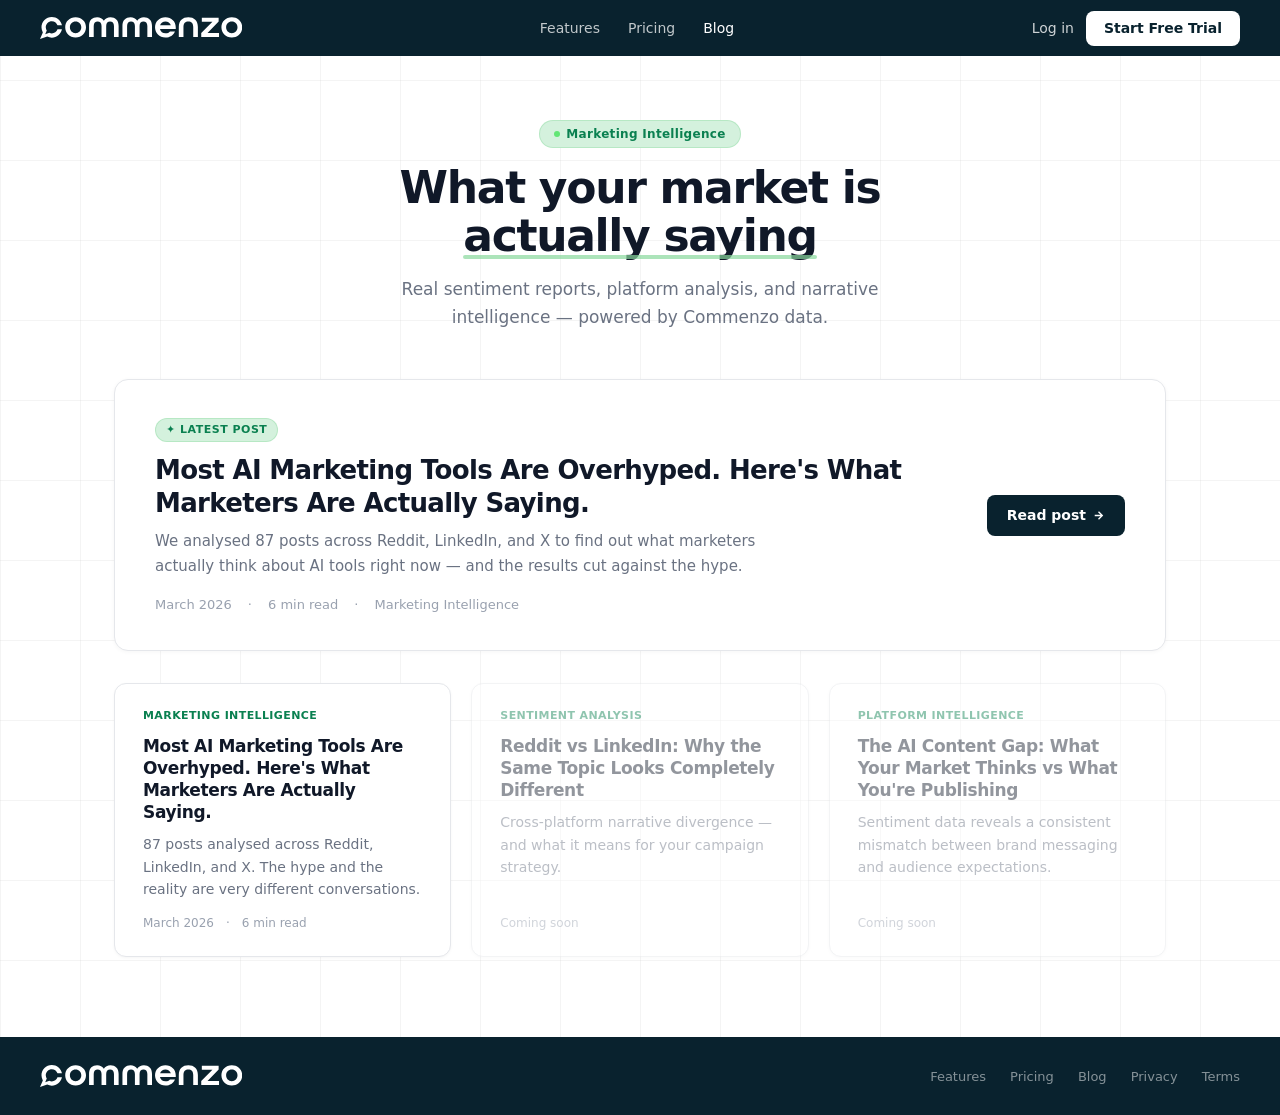
<file: index.html>
<!DOCTYPE html>
<html lang="en">
<head>
  <meta charset="UTF-8">
  <meta name="viewport" content="width=device-width, initial-scale=1.0">
  <title>Blog — Commenzo Marketing Intelligence</title>
  <meta name="description" content="Real market intelligence reports, sentiment analysis, and marketing insights powered by Commenzo.">
  <link rel="stylesheet" href="assets/blog.css">
</head>
<body>

<nav>
  <a href="https://commenzo.com" class="logo">
    <svg xmlns="http://www.w3.org/2000/svg" viewBox="0 0 207.38 22.56" height="22" style="fill:white;">
      <path d="M25.85,10.58C25.85,4.57,30.26.16,36.52.16s10.66,4.41,10.66,10.42-4.41,10.42-10.66,10.42-10.67-4.41-10.67-10.42ZM42.33,10.58c0-3.49-2.33-5.97-5.81-5.97s-5.85,2.49-5.85,5.97,2.37,5.97,5.85,5.97,5.81-2.49,5.81-5.97Z"/>
      <path d="M50.31,9.18C50.31,2.96,53.91.16,58.61.16c2.97,0,5.41,1.24,6.86,3.57,1.4-2.33,3.85-3.57,6.86-3.57,4.69,0,8.3,2.81,8.3,9.02v11.31h-4.77v-11.31c0-3.25-1.68-4.57-4.01-4.57s-3.97,1.36-3.97,4.57v11.31h-4.77v-11.31c0-3.21-1.72-4.57-4.01-4.57s-4.01,1.32-4.01,4.57v11.31h-4.77v-11.31Z"/>
      <path d="M84.54,9.18c0-6.21,3.61-9.02,8.3-9.02,2.97,0,5.41,1.24,6.86,3.57,1.4-2.33,3.85-3.57,6.86-3.57,4.69,0,8.3,2.81,8.3,9.02v11.31h-4.77v-11.31c0-3.25-1.68-4.57-4.01-4.57s-3.97,1.36-3.97,4.57v11.31h-4.77v-11.31c0-3.21-1.72-4.57-4.01-4.57s-4.01,1.32-4.01,4.57v11.31h-4.77v-11.31Z"/>
      <path d="M117.98,10.58c0-6.01,4.41-10.42,10.66-10.42s10.58,4.41,10.58,10.42v1.68h-16.24c.64,2.89,2.85,4.41,5.65,4.41,2.13,0,3.69-.6,4.69-1.88h5.09c-1.48,3.77-5.09,6.21-9.78,6.21-6.25,0-10.66-4.41-10.66-10.42ZM134.18,8.46c-.76-2.65-2.93-3.97-5.53-3.97s-4.77,1.36-5.53,3.97h11.07Z"/>
      <path d="M142.35,10.18c0-6.62,3.93-10.02,9.78-10.02s9.78,3.37,9.78,10.02v10.3h-4.77v-10.3c0-3.77-2-5.57-5.01-5.57s-5.01,1.8-5.01,5.57v10.3h-4.77v-10.3Z"/>
      <path d="M165.36,16.51l11.47-11.63h-10.87V.68h17.24v3.97l-11.39,11.63h11.79v4.21h-18.24v-3.97Z"/>
      <path d="M186.05,10.58c0-6.01,4.41-10.42,10.66-10.42s10.66,4.41,10.66,10.42-4.41,10.42-10.66,10.42-10.66-4.41-10.66-10.42ZM202.53,10.58c0-3.49-2.33-5.97-5.81-5.97s-5.85,2.49-5.85,5.97,2.37,5.97,5.85,5.97,5.81-2.49,5.81-5.97Z"/>
      <path d="M17.94,12.68c-.88,2.44-3.22,4.12-5.82,4.12-.86,0-1.71-.19-2.49-.54l-4.28,1.39,1.57-3.73c-.65-1-1-2.14-1-3.33,0-3.42,2.78-6.2,6.2-6.2,2.6,0,4.94,1.68,5.82,4.12h4.57C21.51,3.58,17.14,0,12.11,0,6.27,0,1.52,4.75,1.52,10.6c0,1.82.48,3.62,1.38,5.21l-2.9,6.76,7.4-2.48c1.46.73,3.08,1.11,4.71,1.11,5.03,0,9.4-3.58,10.39-8.51h-4.57Z"/>
    </svg>
  </a>
  <div class="nav-links">
    <a href="https://commenzo.com/#features">Features</a>
    <a href="https://commenzo.com/#pricing">Pricing</a>
    <a href="https://commenzo.com/blog" class="active">Blog</a>
  </div>
  <div class="nav-right">
    <a href="https://app.commenzo.com/login" class="btn-login">Log in</a>
    <a href="https://app.commenzo.com/signup" class="btn-free-trial">Start Free Trial</a>
  </div>
</nav>

<!-- BLOG HERO -->
<div class="blog-hero">
  <div class="section-tag"><span class="dot"></span> Marketing Intelligence</div>
  <h1>What your market is <span class="hl">actually saying</span></h1>
  <p>Real sentiment reports, platform analysis, and narrative intelligence — powered by Commenzo data.</p>
</div>

<!-- POST LISTING -->
<div class="blog-grid-wrap">

  <!-- FEATURED POST — update this block when a new post becomes the latest -->
  <a class="post-featured" href="posts/ai-marketing-tools-sentiment-2026.html">
    <div>
      <div class="post-featured-badge">✦ Latest Post</div>
      <h2>Most AI Marketing Tools Are Overhyped. Here's What Marketers Are Actually Saying.</h2>
      <p>We analysed 87 posts across Reddit, LinkedIn, and X to find out what marketers actually think about AI tools right now — and the results cut against the hype.</p>
      <div class="post-featured-meta">
        <span>March 2026</span>
        <span>·</span>
        <span>6 min read</span>
        <span>·</span>
        <span>Marketing Intelligence</span>
      </div>
    </div>
    <div class="post-featured-cta">
      Read post
      <svg width="13" height="13" viewBox="0 0 24 24" fill="none" stroke="currentColor" stroke-width="2.5"><path d="M5 12h14M12 5l7 7-7 7"/></svg>
    </div>
  </a>

  <!-- POST GRID — add new <a class="post-card"> blocks here as posts are published -->
  <div class="post-grid">

    <a class="post-card" href="posts/ai-marketing-tools-sentiment-2026.html">
      <div class="post-card-tag">Marketing Intelligence</div>
      <h2>Most AI Marketing Tools Are Overhyped. Here's What Marketers Are Actually Saying.</h2>
      <p>87 posts analysed across Reddit, LinkedIn, and X. The hype and the reality are very different conversations.</p>
      <div class="post-card-meta">
        <span>March 2026</span>
        <span>·</span>
        <span>6 min read</span>
      </div>
    </a>

    <!-- PLACEHOLDER CARDS — remove once real posts exist -->
    <a class="post-card" href="#" style="opacity:0.45; pointer-events:none; cursor:default;">
      <div class="post-card-tag">Sentiment Analysis</div>
      <h2>Reddit vs LinkedIn: Why the Same Topic Looks Completely Different</h2>
      <p>Cross-platform narrative divergence — and what it means for your campaign strategy.</p>
      <div class="post-card-meta">
        <span>Coming soon</span>
      </div>
    </a>

    <a class="post-card" href="#" style="opacity:0.45; pointer-events:none; cursor:default;">
      <div class="post-card-tag">Platform Intelligence</div>
      <h2>The AI Content Gap: What Your Market Thinks vs What You're Publishing</h2>
      <p>Sentiment data reveals a consistent mismatch between brand messaging and audience expectations.</p>
      <div class="post-card-meta">
        <span>Coming soon</span>
      </div>
    </a>

  </div>
</div>

<footer>
  <a href="https://commenzo.com" class="logo" style="display:inline-flex;align-items:center;text-decoration:none;">
    <svg xmlns="http://www.w3.org/2000/svg" viewBox="0 0 207.38 22.56" height="22" style="fill:white;">
      <path d="M25.85,10.58C25.85,4.57,30.26.16,36.52.16s10.66,4.41,10.66,10.42-4.41,10.42-10.66,10.42-10.67-4.41-10.67-10.42ZM42.33,10.58c0-3.49-2.33-5.97-5.81-5.97s-5.85,2.49-5.85,5.97,2.37,5.97,5.85,5.97,5.81-2.49,5.81-5.97Z"/>
      <path d="M50.31,9.18C50.31,2.96,53.91.16,58.61.16c2.97,0,5.41,1.24,6.86,3.57,1.4-2.33,3.85-3.57,6.86-3.57,4.69,0,8.3,2.81,8.3,9.02v11.31h-4.77v-11.31c0-3.25-1.68-4.57-4.01-4.57s-3.97,1.36-3.97,4.57v11.31h-4.77v-11.31c0-3.21-1.72-4.57-4.01-4.57s-4.01,1.32-4.01,4.57v11.31h-4.77v-11.31Z"/>
      <path d="M84.54,9.18c0-6.21,3.61-9.02,8.3-9.02,2.97,0,5.41,1.24,6.86,3.57,1.4-2.33,3.85-3.57,6.86-3.57,4.69,0,8.3,2.81,8.3,9.02v11.31h-4.77v-11.31c0-3.25-1.68-4.57-4.01-4.57s-3.97,1.36-3.97,4.57v11.31h-4.77v-11.31c0-3.21-1.72-4.57-4.01-4.57s-4.01,1.32-4.01,4.57v11.31h-4.77v-11.31Z"/>
      <path d="M117.98,10.58c0-6.01,4.41-10.42,10.66-10.42s10.58,4.41,10.58,10.42v1.68h-16.24c.64,2.89,2.85,4.41,5.65,4.41,2.13,0,3.69-.6,4.69-1.88h5.09c-1.48,3.77-5.09,6.21-9.78,6.21-6.25,0-10.66-4.41-10.66-10.42ZM134.18,8.46c-.76-2.65-2.93-3.97-5.53-3.97s-4.77,1.36-5.53,3.97h11.07Z"/>
      <path d="M142.35,10.18c0-6.62,3.93-10.02,9.78-10.02s9.78,3.37,9.78,10.02v10.3h-4.77v-10.3c0-3.77-2-5.57-5.01-5.57s-5.01,1.8-5.01,5.57v10.3h-4.77v-10.3Z"/>
      <path d="M165.36,16.51l11.47-11.63h-10.87V.68h17.24v3.97l-11.39,11.63h11.79v4.21h-18.24v-3.97Z"/>
      <path d="M186.05,10.58c0-6.01,4.41-10.42,10.66-10.42s10.66,4.41,10.66,10.42-4.41,10.42-10.66,10.42-10.66-4.41-10.66-10.42ZM202.53,10.58c0-3.49-2.33-5.97-5.81-5.97s-5.85,2.49-5.85,5.97,2.37,5.97,5.85,5.97,5.81-2.49,5.81-5.97Z"/>
      <path d="M17.94,12.68c-.88,2.44-3.22,4.12-5.82,4.12-.86,0-1.71-.19-2.49-.54l-4.28,1.39,1.57-3.73c-.65-1-1-2.14-1-3.33,0-3.42,2.78-6.2,6.2-6.2,2.6,0,4.94,1.68,5.82,4.12h4.57C21.51,3.58,17.14,0,12.11,0,6.27,0,1.52,4.75,1.52,10.6c0,1.82.48,3.62,1.38,5.21l-2.9,6.76,7.4-2.48c1.46.73,3.08,1.11,4.71,1.11,5.03,0,9.4-3.58,10.39-8.51h-4.57Z"/>
    </svg>
  </a>
  <div class="fnav">
    <a href="https://commenzo.com/#features">Features</a>
    <a href="https://commenzo.com/#pricing">Pricing</a>
    <a href="https://commenzo.com/blog">Blog</a>
    <a href="https://commenzo.com/privacy">Privacy</a>
    <a href="https://commenzo.com/terms">Terms</a>
  </div>
</footer>

</body>
</html>
</file>
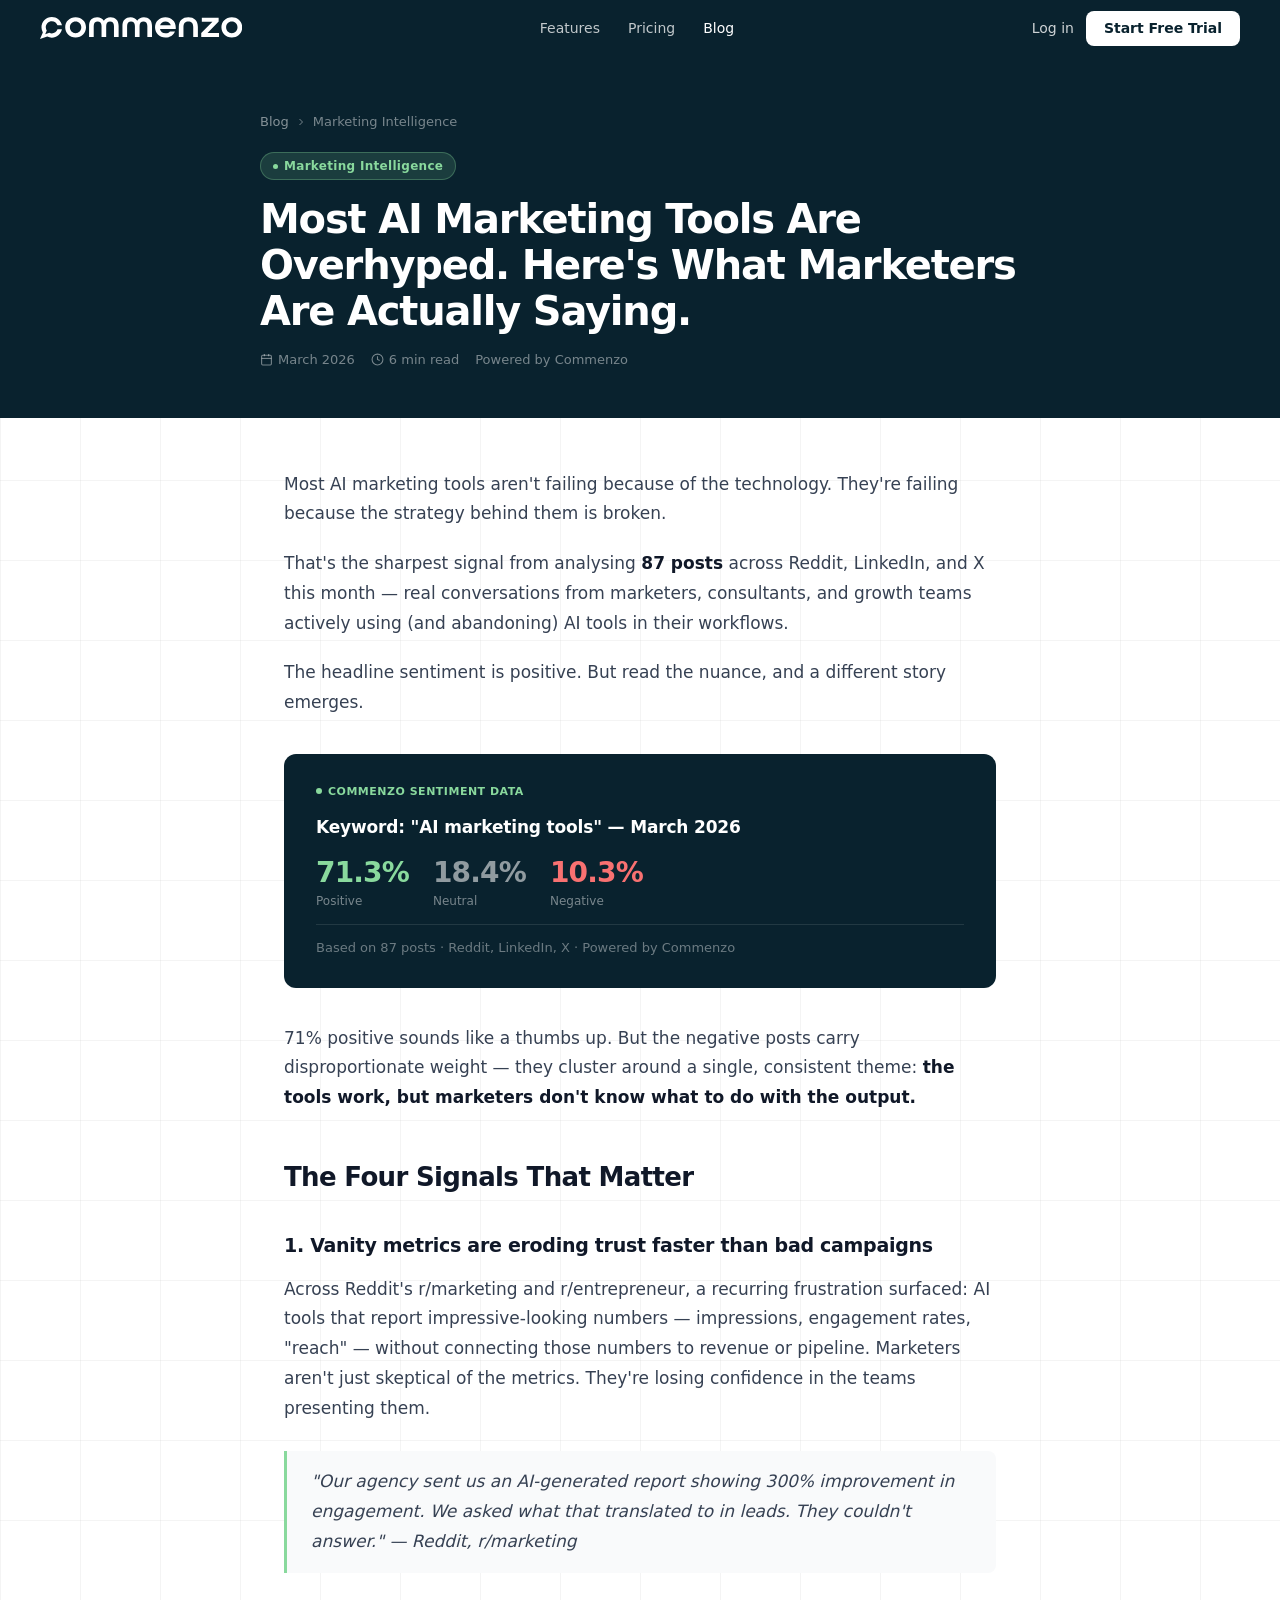
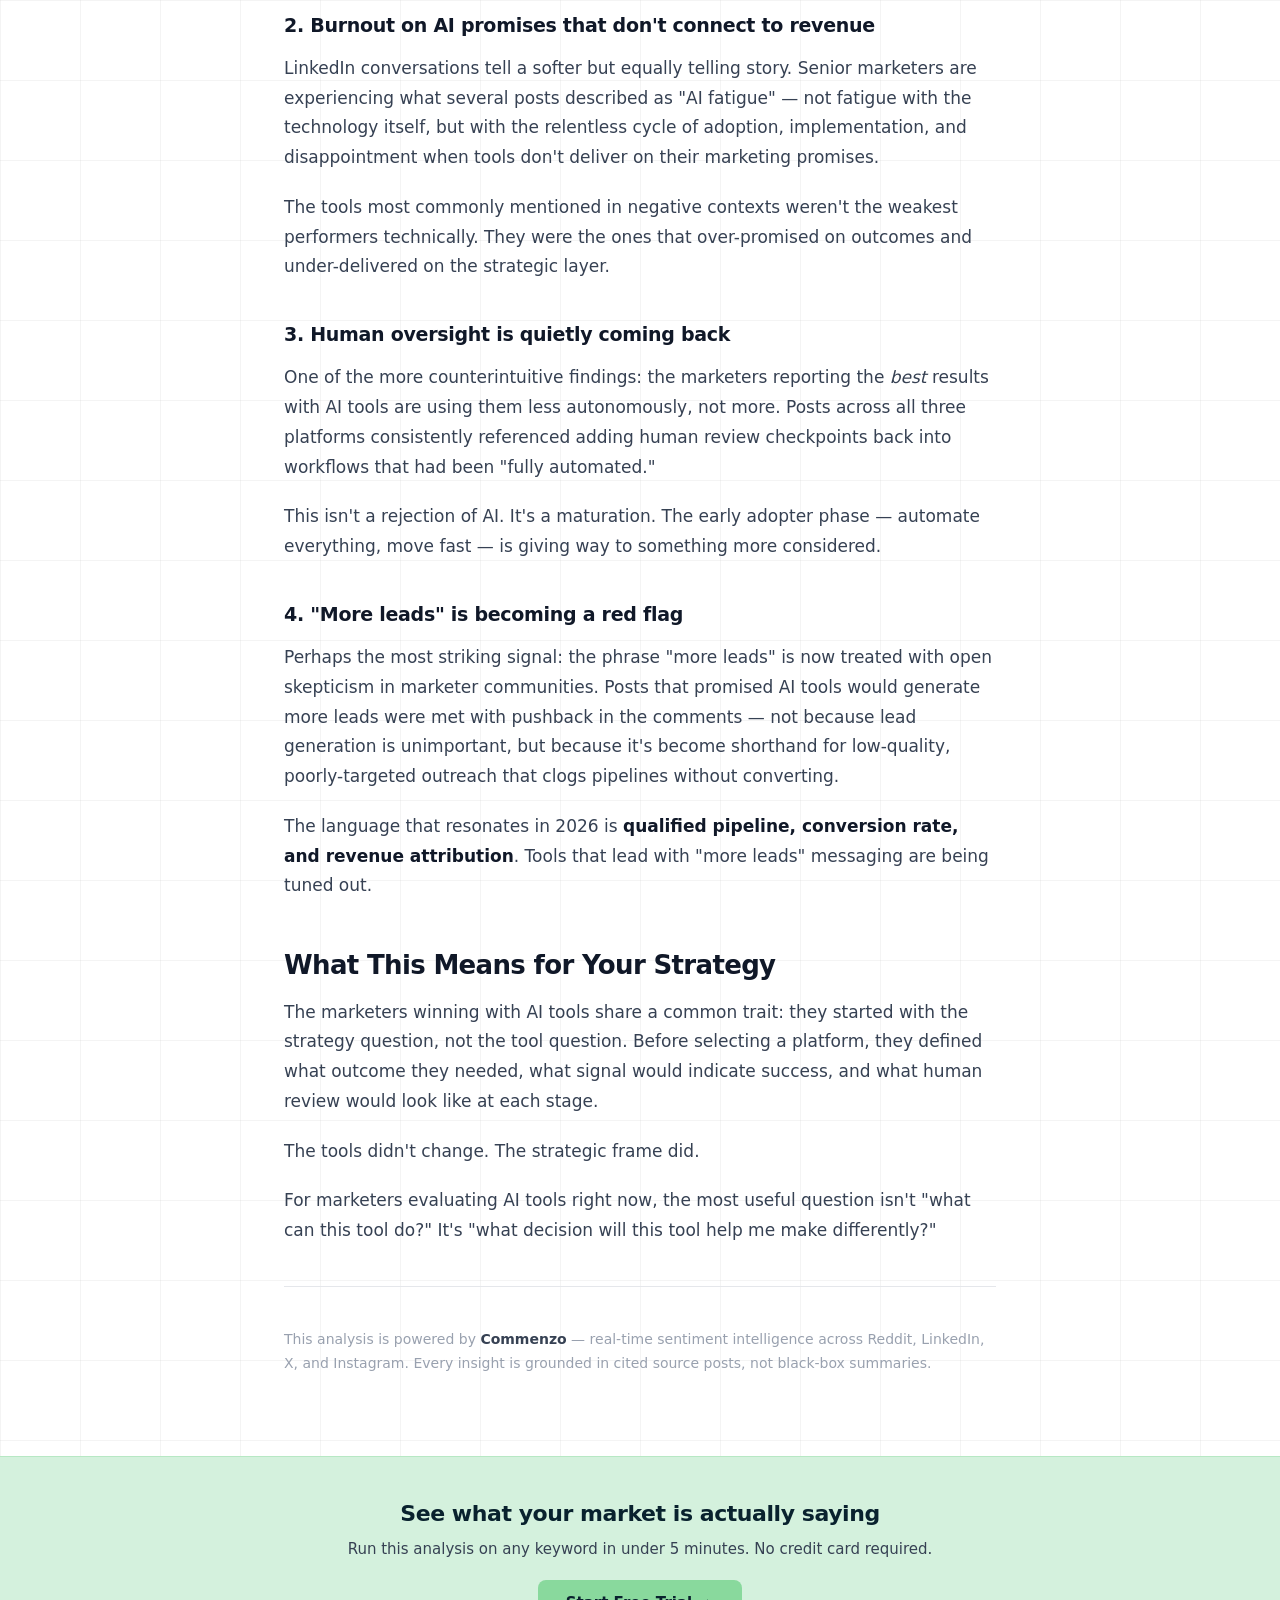
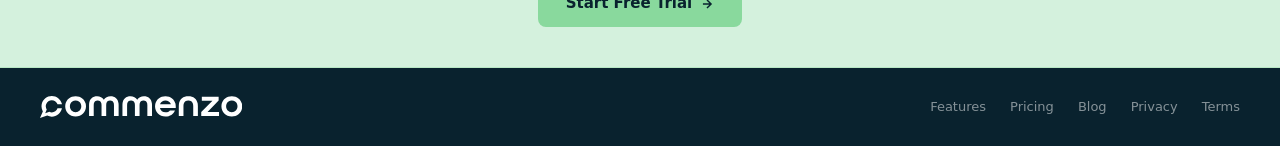
<file: posts/ai-marketing-tools-sentiment-2026.html>
<!DOCTYPE html>
<html lang="en">
<head>
  <meta charset="UTF-8">
  <meta name="viewport" content="width=device-width, initial-scale=1.0">
  <title>Most AI Marketing Tools Are Overhyped. Here's What Marketers Are Actually Saying. — Commenzo</title>
  <meta name="description" content="We analysed 87 posts across Reddit, LinkedIn, and X to find out what marketers actually think about AI tools right now — and the results cut against the hype.">
  <link rel="stylesheet" href="../assets/blog.css">
</head>
<body>

<nav>
  <a href="https://commenzo.com" class="logo">
    <svg xmlns="http://www.w3.org/2000/svg" viewBox="0 0 207.38 22.56" height="22" style="fill:white;">
      <path d="M25.85,10.58C25.85,4.57,30.26.16,36.52.16s10.66,4.41,10.66,10.42-4.41,10.42-10.66,10.42-10.67-4.41-10.67-10.42ZM42.33,10.58c0-3.49-2.33-5.97-5.81-5.97s-5.85,2.49-5.85,5.97,2.37,5.97,5.85,5.97,5.81-2.49,5.81-5.97Z"/>
      <path d="M50.31,9.18C50.31,2.96,53.91.16,58.61.16c2.97,0,5.41,1.24,6.86,3.57,1.4-2.33,3.85-3.57,6.86-3.57,4.69,0,8.3,2.81,8.3,9.02v11.31h-4.77v-11.31c0-3.25-1.68-4.57-4.01-4.57s-3.97,1.36-3.97,4.57v11.31h-4.77v-11.31c0-3.21-1.72-4.57-4.01-4.57s-4.01,1.32-4.01,4.57v11.31h-4.77v-11.31Z"/>
      <path d="M84.54,9.18c0-6.21,3.61-9.02,8.3-9.02,2.97,0,5.41,1.24,6.86,3.57,1.4-2.33,3.85-3.57,6.86-3.57,4.69,0,8.3,2.81,8.3,9.02v11.31h-4.77v-11.31c0-3.25-1.68-4.57-4.01-4.57s-3.97,1.36-3.97,4.57v11.31h-4.77v-11.31c0-3.21-1.72-4.57-4.01-4.57s-4.01,1.32-4.01,4.57v11.31h-4.77v-11.31Z"/>
      <path d="M117.98,10.58c0-6.01,4.41-10.42,10.66-10.42s10.58,4.41,10.58,10.42v1.68h-16.24c.64,2.89,2.85,4.41,5.65,4.41,2.13,0,3.69-.6,4.69-1.88h5.09c-1.48,3.77-5.09,6.21-9.78,6.21-6.25,0-10.66-4.41-10.66-10.42ZM134.18,8.46c-.76-2.65-2.93-3.97-5.53-3.97s-4.77,1.36-5.53,3.97h11.07Z"/>
      <path d="M142.35,10.18c0-6.62,3.93-10.02,9.78-10.02s9.78,3.37,9.78,10.02v10.3h-4.77v-10.3c0-3.77-2-5.57-5.01-5.57s-5.01,1.8-5.01,5.57v10.3h-4.77v-10.3Z"/>
      <path d="M165.36,16.51l11.47-11.63h-10.87V.68h17.24v3.97l-11.39,11.63h11.79v4.21h-18.24v-3.97Z"/>
      <path d="M186.05,10.58c0-6.01,4.41-10.42,10.66-10.42s10.66,4.41,10.66,10.42-4.41,10.42-10.66,10.42-10.66-4.41-10.66-10.42ZM202.53,10.58c0-3.49-2.33-5.97-5.81-5.97s-5.85,2.49-5.85,5.97,2.37,5.97,5.85,5.97,5.81-2.49,5.81-5.97Z"/>
      <path d="M17.94,12.68c-.88,2.44-3.22,4.12-5.82,4.12-.86,0-1.71-.19-2.49-.54l-4.28,1.39,1.57-3.73c-.65-1-1-2.14-1-3.33,0-3.42,2.78-6.2,6.2-6.2,2.6,0,4.94,1.68,5.82,4.12h4.57C21.51,3.58,17.14,0,12.11,0,6.27,0,1.52,4.75,1.52,10.6c0,1.82.48,3.62,1.38,5.21l-2.9,6.76,7.4-2.48c1.46.73,3.08,1.11,4.71,1.11,5.03,0,9.4-3.58,10.39-8.51h-4.57Z"/>
    </svg>
  </a>
  <div class="nav-links">
    <a href="https://commenzo.com/#features">Features</a>
    <a href="https://commenzo.com/#pricing">Pricing</a>
    <a href="https://commenzo.com/blog" class="active">Blog</a>
  </div>
  <div class="nav-right">
    <a href="https://app.commenzo.com/login" class="btn-login">Log in</a>
    <a href="https://app.commenzo.com/signup" class="btn-free-trial">Start Free Trial</a>
  </div>
</nav>

<!-- POST HEADER -->
<div class="post-header">
  <div class="post-header-inner">
    <div class="post-breadcrumb">
      <a href="../index.html">Blog</a>
      <svg width="12" height="12" viewBox="0 0 24 24" fill="none" stroke="currentColor" stroke-width="2"><path d="M9 18l6-6-6-6"/></svg>
      <span>Marketing Intelligence</span>
    </div>
    <div class="post-tag-pill">
      <span style="width:5px;height:5px;background:var(--green);border-radius:50%;display:inline-block;"></span>
      Marketing Intelligence
    </div>
    <h1>Most AI Marketing Tools Are Overhyped. Here's What Marketers Are Actually Saying.</h1>
    <div class="post-header-meta">
      <span>
        <svg width="13" height="13" viewBox="0 0 24 24" fill="none" stroke="currentColor" stroke-width="2"><rect x="3" y="4" width="18" height="18" rx="2" ry="2"/><line x1="16" y1="2" x2="16" y2="6"/><line x1="8" y1="2" x2="8" y2="6"/><line x1="3" y1="10" x2="21" y2="10"/></svg>
        March 2026
      </span>
      <span>
        <svg width="13" height="13" viewBox="0 0 24 24" fill="none" stroke="currentColor" stroke-width="2"><circle cx="12" cy="12" r="10"/><polyline points="12 6 12 12 16 14"/></svg>
        6 min read
      </span>
      <span>Powered by Commenzo</span>
    </div>
  </div>
</div>

<!-- POST BODY -->
<div class="post-body-wrap">
  <div class="post-body">

    <p>Most AI marketing tools aren't failing because of the technology. They're failing because the strategy behind them is broken.</p>

    <p>That's the sharpest signal from analysing <strong>87 posts</strong> across Reddit, LinkedIn, and X this month — real conversations from marketers, consultants, and growth teams actively using (and abandoning) AI tools in their workflows.</p>

    <p>The headline sentiment is positive. But read the nuance, and a different story emerges.</p>

    <!-- COMMENZO SENTIMENT DATA BOX -->
    <div class="sentiment-box">
      <div class="sentiment-box-label">Commenzo Sentiment Data</div>
      <div class="sentiment-box-title">Keyword: "AI marketing tools" — March 2026</div>
      <div class="sentiment-scores">
        <div class="sentiment-score-item">
          <div class="sentiment-score-num positive">71.3%</div>
          <div class="sentiment-score-label">Positive</div>
        </div>
        <div class="sentiment-score-item">
          <div class="sentiment-score-num neutral">18.4%</div>
          <div class="sentiment-score-label">Neutral</div>
        </div>
        <div class="sentiment-score-item">
          <div class="sentiment-score-num negative">10.3%</div>
          <div class="sentiment-score-label">Negative</div>
        </div>
      </div>
      <div class="sentiment-post-count">Based on 87 posts · Reddit, LinkedIn, X · Powered by Commenzo</div>
    </div>

    <p>71% positive sounds like a thumbs up. But the negative posts carry disproportionate weight — they cluster around a single, consistent theme: <strong>the tools work, but marketers don't know what to do with the output.</strong></p>

    <h2>The Four Signals That Matter</h2>

    <h3>1. Vanity metrics are eroding trust faster than bad campaigns</h3>

    <p>Across Reddit's r/marketing and r/entrepreneur, a recurring frustration surfaced: AI tools that report impressive-looking numbers — impressions, engagement rates, "reach" — without connecting those numbers to revenue or pipeline. Marketers aren't just skeptical of the metrics. They're losing confidence in the teams presenting them.</p>

    <blockquote>
      "Our agency sent us an AI-generated report showing 300% improvement in engagement. We asked what that translated to in leads. They couldn't answer." — Reddit, r/marketing
    </blockquote>

    <h3>2. Burnout on AI promises that don't connect to revenue</h3>

    <p>LinkedIn conversations tell a softer but equally telling story. Senior marketers are experiencing what several posts described as "AI fatigue" — not fatigue with the technology itself, but with the relentless cycle of adoption, implementation, and disappointment when tools don't deliver on their marketing promises.</p>

    <p>The tools most commonly mentioned in negative contexts weren't the weakest performers technically. They were the ones that over-promised on outcomes and under-delivered on the strategic layer.</p>

    <h3>3. Human oversight is quietly coming back</h3>

    <p>One of the more counterintuitive findings: the marketers reporting the <em>best</em> results with AI tools are using them less autonomously, not more. Posts across all three platforms consistently referenced adding human review checkpoints back into workflows that had been "fully automated."</p>

    <p>This isn't a rejection of AI. It's a maturation. The early adopter phase — automate everything, move fast — is giving way to something more considered.</p>

    <h3>4. "More leads" is becoming a red flag</h3>

    <p>Perhaps the most striking signal: the phrase "more leads" is now treated with open skepticism in marketer communities. Posts that promised AI tools would generate more leads were met with pushback in the comments — not because lead generation is unimportant, but because it's become shorthand for low-quality, poorly-targeted outreach that clogs pipelines without converting.</p>

    <p>The language that resonates in 2026 is <strong>qualified pipeline, conversion rate, and revenue attribution</strong>. Tools that lead with "more leads" messaging are being tuned out.</p>

    <h2>What This Means for Your Strategy</h2>

    <p>The marketers winning with AI tools share a common trait: they started with the strategy question, not the tool question. Before selecting a platform, they defined what outcome they needed, what signal would indicate success, and what human review would look like at each stage.</p>

    <p>The tools didn't change. The strategic frame did.</p>

    <p>For marketers evaluating AI tools right now, the most useful question isn't "what can this tool do?" It's "what decision will this tool help me make differently?"</p>

    <hr>

    <p style="font-size:14px; color:var(--gray-400);">
      This analysis is powered by <strong style="color:var(--gray-700);">Commenzo</strong> — real-time sentiment intelligence across Reddit, LinkedIn, X, and Instagram. Every insight is grounded in cited source posts, not black-box summaries.
    </p>

  </div>
</div>

<!-- POST CTA -->
<div class="post-cta-strip">
  <h3>See what your market is actually saying</h3>
  <p>Run this analysis on any keyword in under 5 minutes. No credit card required.</p>
  <a href="https://app.commenzo.com/signup" class="btn-primary">
    Start Free Trial
    <svg width="14" height="14" viewBox="0 0 24 24" fill="none" stroke="currentColor" stroke-width="2.5"><path d="M5 12h14M12 5l7 7-7 7"/></svg>
  </a>
</div>

<footer>
  <a href="https://commenzo.com" class="logo" style="display:inline-flex;align-items:center;text-decoration:none;">
    <svg xmlns="http://www.w3.org/2000/svg" viewBox="0 0 207.38 22.56" height="22" style="fill:white;">
      <path d="M25.85,10.58C25.85,4.57,30.26.16,36.52.16s10.66,4.41,10.66,10.42-4.41,10.42-10.66,10.42-10.67-4.41-10.67-10.42ZM42.33,10.58c0-3.49-2.33-5.97-5.81-5.97s-5.85,2.49-5.85,5.97,2.37,5.97,5.85,5.97,5.81-2.49,5.81-5.97Z"/>
      <path d="M50.31,9.18C50.31,2.96,53.91.16,58.61.16c2.97,0,5.41,1.24,6.86,3.57,1.4-2.33,3.85-3.57,6.86-3.57,4.69,0,8.3,2.81,8.3,9.02v11.31h-4.77v-11.31c0-3.25-1.68-4.57-4.01-4.57s-3.97,1.36-3.97,4.57v11.31h-4.77v-11.31c0-3.21-1.72-4.57-4.01-4.57s-4.01,1.32-4.01,4.57v11.31h-4.77v-11.31Z"/>
      <path d="M84.54,9.18c0-6.21,3.61-9.02,8.3-9.02,2.97,0,5.41,1.24,6.86,3.57,1.4-2.33,3.85-3.57,6.86-3.57,4.69,0,8.3,2.81,8.3,9.02v11.31h-4.77v-11.31c0-3.25-1.68-4.57-4.01-4.57s-3.97,1.36-3.97,4.57v11.31h-4.77v-11.31c0-3.21-1.72-4.57-4.01-4.57s-4.01,1.32-4.01,4.57v11.31h-4.77v-11.31Z"/>
      <path d="M117.98,10.58c0-6.01,4.41-10.42,10.66-10.42s10.58,4.41,10.58,10.42v1.68h-16.24c.64,2.89,2.85,4.41,5.65,4.41,2.13,0,3.69-.6,4.69-1.88h5.09c-1.48,3.77-5.09,6.21-9.78,6.21-6.25,0-10.66-4.41-10.66-10.42ZM134.18,8.46c-.76-2.65-2.93-3.97-5.53-3.97s-4.77,1.36-5.53,3.97h11.07Z"/>
      <path d="M142.35,10.18c0-6.62,3.93-10.02,9.78-10.02s9.78,3.37,9.78,10.02v10.3h-4.77v-10.3c0-3.77-2-5.57-5.01-5.57s-5.01,1.8-5.01,5.57v10.3h-4.77v-10.3Z"/>
      <path d="M165.36,16.51l11.47-11.63h-10.87V.68h17.24v3.97l-11.39,11.63h11.79v4.21h-18.24v-3.97Z"/>
      <path d="M186.05,10.58c0-6.01,4.41-10.42,10.66-10.42s10.66,4.41,10.66,10.42-4.41,10.42-10.66,10.42-10.66-4.41-10.66-10.42ZM202.53,10.58c0-3.49-2.33-5.97-5.81-5.97s-5.85,2.49-5.85,5.97,2.37,5.97,5.85,5.97,5.81-2.49,5.81-5.97Z"/>
      <path d="M17.94,12.68c-.88,2.44-3.22,4.12-5.82,4.12-.86,0-1.71-.19-2.49-.54l-4.28,1.39,1.57-3.73c-.65-1-1-2.14-1-3.33,0-3.42,2.78-6.2,6.2-6.2,2.6,0,4.94,1.68,5.82,4.12h4.57C21.51,3.58,17.14,0,12.11,0,6.27,0,1.52,4.75,1.52,10.6c0,1.82.48,3.62,1.38,5.21l-2.9,6.76,7.4-2.48c1.46.73,3.08,1.11,4.71,1.11,5.03,0,9.4-3.58,10.39-8.51h-4.57Z"/>
    </svg>
  </a>
  <div class="fnav">
    <a href="https://commenzo.com/#features">Features</a>
    <a href="https://commenzo.com/#pricing">Pricing</a>
    <a href="https://commenzo.com/blog">Blog</a>
    <a href="https://commenzo.com/privacy">Privacy</a>
    <a href="https://commenzo.com/terms">Terms</a>
  </div>
</footer>

</body>
</html>
</file>
<file: assets/blog.css>
/* ============================================================
   COMMENZO BLOG — Shared Stylesheet
   Design system: Navy #09222E, Green #89D99D
   Typography: system-ui (matches homepage)
   ============================================================ */

:root {
  --navy:     #09222E;
  --green:    #89D99D;
  --green-dk: #62E675;
  --green-lt: #D4F1DD;
  --white:    #ffffff;
  --gray-50:  #f9fafb;
  --gray-100: #f3f4f6;
  --gray-200: #e5e7eb;
  --gray-400: #99a1af;
  --gray-500: #6a7282;
  --gray-700: #364153;
  --gray-900: #101828;
  --radius:   0.5rem;
  --font:     ui-sans-serif, system-ui, sans-serif, "Apple Color Emoji";
  --font-mono: ui-monospace, "SF Mono", monospace;
}

* { box-sizing: border-box; margin: 0; padding: 0; }

body {
  font-family: var(--font);
  color: var(--gray-900);
  font-size: 16px;
  line-height: 1.5;
  overflow-x: hidden;
  background-color: #ffffff;
  background-image:
    linear-gradient(to right, rgba(200,200,200,0.2) 1px, transparent 1px),
    linear-gradient(to bottom, rgba(200,200,200,0.2) 1px, transparent 1px);
  background-size: 80px 80px;
}

/* ── NAV ── */
nav {
  background: var(--navy);
  display: flex;
  align-items: center;
  justify-content: space-between;
  padding: 0 40px;
  height: 56px;
  position: sticky;
  top: 0;
  z-index: 100;
}
.logo { text-decoration: none; display: inline-flex; align-items: center; }
.nav-links { display: flex; gap: 28px; align-items: center; }
.nav-links a { color: rgba(255,255,255,0.75); font-size: 14px; text-decoration: none; transition: color 0.15s; }
.nav-links a:hover { color: var(--white); }
.nav-links a.active { color: var(--white); }
.nav-right { display: flex; gap: 12px; align-items: center; }
.btn-login { color: rgba(255,255,255,0.8); font-size: 14px; font-weight: 500; text-decoration: none; }
.btn-free-trial {
  background: var(--white);
  color: var(--navy);
  font-size: 14px;
  font-weight: 600;
  padding: 7px 18px;
  border-radius: var(--radius);
  text-decoration: none;
  transition: background 0.15s;
}
.btn-free-trial:hover { background: var(--green-lt); }

/* ── FOOTER ── */
footer {
  background: var(--navy);
  padding: 28px 40px;
  display: flex;
  align-items: center;
  justify-content: space-between;
  flex-wrap: wrap;
  gap: 16px;
}
.fnav { display: flex; gap: 24px; flex-wrap: wrap; }
.fnav a { color: rgba(255,255,255,0.5); font-size: 13px; text-decoration: none; transition: color 0.15s; }
.fnav a:hover { color: rgba(255,255,255,0.85); }

/* ── SHARED COMPONENTS ── */
.section-tag {
  display: inline-flex;
  align-items: center;
  gap: 6px;
  background: var(--green-lt);
  border: 1px solid #89d99d66;
  border-radius: 9999px;
  padding: 4px 14px;
  font-size: 12px;
  font-weight: 600;
  color: #0A8050;
  letter-spacing: 0.3px;
  margin-bottom: 16px;
}
.section-tag .dot { width: 6px; height: 6px; background: var(--green-dk); border-radius: 50%; }

.btn-primary {
  background: var(--green);
  color: var(--navy);
  font-size: 15px;
  font-weight: 700;
  padding: 12px 28px;
  border-radius: var(--radius);
  text-decoration: none;
  display: inline-flex;
  align-items: center;
  gap: 8px;
  transition: background 0.15s;
}
.btn-primary:hover { background: var(--green-dk); }

/* ── BLOG INDEX ── */
.blog-hero {
  max-width: 760px;
  margin: 0 auto;
  padding: 64px 24px 48px;
  text-align: center;
}
.blog-hero h1 {
  font-size: clamp(28px, 3.5vw, 44px);
  font-weight: 700;
  letter-spacing: -0.03em;
  line-height: 1.1;
  color: var(--gray-900);
  margin-bottom: 14px;
}
.blog-hero h1 .hl {
  position: relative;
  display: inline-block;
}
.blog-hero h1 .hl::after {
  content: '';
  position: absolute;
  bottom: 2px; left: 0; right: 0;
  height: 4px;
  background: var(--green);
  border-radius: 2px;
  opacity: 0.7;
}
.blog-hero p {
  font-size: 17px;
  color: var(--gray-500);
  line-height: 1.65;
  max-width: 560px;
  margin: 0 auto;
}

.blog-grid-wrap {
  max-width: 1100px;
  margin: 0 auto;
  padding: 0 24px 80px;
}

/* Featured post (first post, full width) */
.post-featured {
  background: var(--white);
  border: 1px solid var(--gray-200);
  border-radius: 14px;
  padding: 36px 40px;
  margin-bottom: 32px;
  display: grid;
  grid-template-columns: 1fr auto;
  gap: 32px;
  align-items: center;
  text-decoration: none;
  color: inherit;
  transition: box-shadow 0.15s, border-color 0.15s;
  box-shadow: 0 1px 4px rgba(0,0,0,0.04);
}
.post-featured:hover {
  box-shadow: 0 4px 20px rgba(0,0,0,0.08);
  border-color: var(--gray-400);
}
.post-featured-badge {
  font-size: 11px;
  font-weight: 700;
  letter-spacing: 0.5px;
  text-transform: uppercase;
  color: #0A8050;
  background: var(--green-lt);
  border: 1px solid #89d99d66;
  border-radius: 9999px;
  padding: 3px 10px;
  display: inline-block;
  margin-bottom: 12px;
}
.post-featured h2 {
  font-size: clamp(20px, 2.2vw, 26px);
  font-weight: 700;
  letter-spacing: -0.025em;
  line-height: 1.25;
  color: var(--gray-900);
  margin-bottom: 10px;
}
.post-featured p {
  font-size: 15px;
  color: var(--gray-500);
  line-height: 1.65;
  max-width: 620px;
}
.post-featured-meta {
  font-size: 13px;
  color: var(--gray-400);
  margin-top: 16px;
  display: flex;
  gap: 16px;
  align-items: center;
}
.post-featured-cta {
  flex-shrink: 0;
  background: var(--navy);
  color: var(--white);
  font-size: 14px;
  font-weight: 600;
  padding: 10px 20px;
  border-radius: var(--radius);
  white-space: nowrap;
  display: inline-flex;
  align-items: center;
  gap: 6px;
}

/* Post grid (remaining posts) */
.post-grid {
  display: grid;
  grid-template-columns: repeat(auto-fill, minmax(300px, 1fr));
  gap: 20px;
}
.post-card {
  background: var(--white);
  border: 1px solid var(--gray-200);
  border-radius: 12px;
  padding: 24px 28px;
  text-decoration: none;
  color: inherit;
  display: flex;
  flex-direction: column;
  gap: 10px;
  transition: box-shadow 0.15s, border-color 0.15s;
  box-shadow: 0 1px 3px rgba(0,0,0,0.04);
}
.post-card:hover {
  box-shadow: 0 4px 16px rgba(0,0,0,0.08);
  border-color: var(--gray-400);
}
.post-card-tag {
  font-size: 11px;
  font-weight: 700;
  letter-spacing: 0.4px;
  text-transform: uppercase;
  color: #0A8050;
}
.post-card h2 {
  font-size: 17px;
  font-weight: 700;
  letter-spacing: -0.02em;
  line-height: 1.3;
  color: var(--gray-900);
}
.post-card p {
  font-size: 14px;
  color: var(--gray-500);
  line-height: 1.6;
  flex: 1;
}
.post-card-meta {
  font-size: 12px;
  color: var(--gray-400);
  margin-top: 4px;
  display: flex;
  gap: 12px;
}

/* ── BLOG POST ── */
.post-header {
  background: var(--navy);
  padding: 56px 24px 48px;
}
.post-header-inner {
  max-width: 760px;
  margin: 0 auto;
}
.post-breadcrumb {
  font-size: 13px;
  color: rgba(255,255,255,0.45);
  margin-bottom: 20px;
  display: flex;
  align-items: center;
  gap: 6px;
}
.post-breadcrumb a { color: rgba(255,255,255,0.5); text-decoration: none; }
.post-breadcrumb a:hover { color: rgba(255,255,255,0.8); }
.post-tag-pill {
  display: inline-flex;
  align-items: center;
  gap: 6px;
  background: rgba(137,217,157,0.15);
  border: 1px solid rgba(137,217,157,0.3);
  border-radius: 9999px;
  padding: 4px 12px;
  font-size: 12px;
  font-weight: 600;
  color: var(--green);
  letter-spacing: 0.3px;
  margin-bottom: 16px;
}
.post-header h1 {
  font-size: clamp(24px, 3.2vw, 40px);
  font-weight: 700;
  letter-spacing: -0.03em;
  line-height: 1.15;
  color: var(--white);
  margin-bottom: 16px;
}
.post-header-meta {
  font-size: 13px;
  color: rgba(255,255,255,0.45);
  display: flex;
  gap: 16px;
  align-items: center;
  flex-wrap: wrap;
}
.post-header-meta span { display: flex; align-items: center; gap: 5px; }

/* Post body */
.post-body-wrap {
  max-width: 760px;
  margin: 0 auto;
  padding: 52px 24px 80px;
}
.post-body {
  font-size: 17px;
  line-height: 1.75;
  color: var(--gray-700);
}
.post-body h2 {
  font-size: clamp(20px, 2.2vw, 26px);
  font-weight: 700;
  letter-spacing: -0.025em;
  line-height: 1.25;
  color: var(--gray-900);
  margin: 48px 0 16px;
}
.post-body h3 {
  font-size: 19px;
  font-weight: 700;
  letter-spacing: -0.015em;
  color: var(--gray-900);
  margin: 36px 0 12px;
}
.post-body p { margin-bottom: 20px; }
.post-body p:last-child { margin-bottom: 0; }
.post-body ul, .post-body ol {
  margin: 0 0 20px 24px;
}
.post-body li {
  margin-bottom: 8px;
  line-height: 1.65;
}
.post-body strong { font-weight: 700; color: var(--gray-900); }
.post-body em { font-style: italic; }
.post-body a { color: #0A8050; text-decoration: underline; text-underline-offset: 2px; }
.post-body a:hover { color: var(--navy); }
.post-body hr {
  border: none;
  border-top: 1px solid var(--gray-200);
  margin: 40px 0;
}
.post-body blockquote {
  border-left: 3px solid var(--green);
  padding: 16px 24px;
  margin: 28px 0;
  background: var(--gray-50);
  border-radius: 0 var(--radius) var(--radius) 0;
  font-style: italic;
  color: var(--gray-700);
}
.post-body code {
  font-family: var(--font-mono);
  font-size: 14px;
  background: var(--gray-100);
  padding: 2px 6px;
  border-radius: 4px;
  color: var(--gray-900);
}

/* Sentiment callout box — for embedding Commenzo data */
.sentiment-box {
  background: var(--navy);
  border-radius: 12px;
  padding: 28px 32px;
  margin: 36px 0;
  color: var(--white);
}
.sentiment-box-label {
  font-size: 11px;
  font-weight: 700;
  letter-spacing: 0.5px;
  text-transform: uppercase;
  color: var(--green);
  margin-bottom: 12px;
  display: flex;
  align-items: center;
  gap: 6px;
}
.sentiment-box-label::before {
  content: '';
  display: inline-block;
  width: 6px; height: 6px;
  background: var(--green);
  border-radius: 50%;
}
.sentiment-box-title {
  font-size: 17px;
  font-weight: 700;
  color: var(--white);
  margin-bottom: 16px;
  letter-spacing: -0.01em;
}
.sentiment-scores {
  display: flex;
  gap: 24px;
  flex-wrap: wrap;
}
.sentiment-score-item {
  display: flex;
  flex-direction: column;
  gap: 4px;
}
.sentiment-score-num {
  font-size: 28px;
  font-weight: 700;
  letter-spacing: -0.03em;
  line-height: 1;
}
.sentiment-score-num.positive { color: var(--green); }
.sentiment-score-num.neutral  { color: rgba(255,255,255,0.55); }
.sentiment-score-num.negative { color: #f87171; }
.sentiment-score-label {
  font-size: 12px;
  color: rgba(255,255,255,0.45);
}
.sentiment-post-count {
  font-size: 13px;
  color: rgba(255,255,255,0.4);
  margin-top: 12px;
  padding-top: 12px;
  border-top: 1px solid rgba(255,255,255,0.1);
}

/* Post CTA footer */
.post-cta-strip {
  background: var(--green-lt);
  border-top: 1px solid #89d99d66;
  border-bottom: 1px solid #89d99d66;
  padding: 40px 24px;
  text-align: center;
}
.post-cta-strip h3 {
  font-size: 22px;
  font-weight: 700;
  letter-spacing: -0.02em;
  color: var(--navy);
  margin-bottom: 8px;
}
.post-cta-strip p {
  font-size: 15px;
  color: var(--gray-700);
  margin-bottom: 20px;
}

/* ── RESPONSIVE ── */
@media (max-width: 768px) {
  nav { padding: 0 20px; }
  .nav-links { display: none; }
  footer { padding: 24px 20px; }

  .post-featured {
    grid-template-columns: 1fr;
    padding: 24px;
  }
  .post-featured-cta { display: none; }

  .blog-hero { padding: 40px 20px 32px; }
  .blog-grid-wrap { padding: 0 16px 60px; }
  .post-body-wrap { padding: 36px 20px 60px; }
  .sentiment-scores { gap: 16px; }
  .post-header { padding: 40px 20px 36px; }
}
</file>
